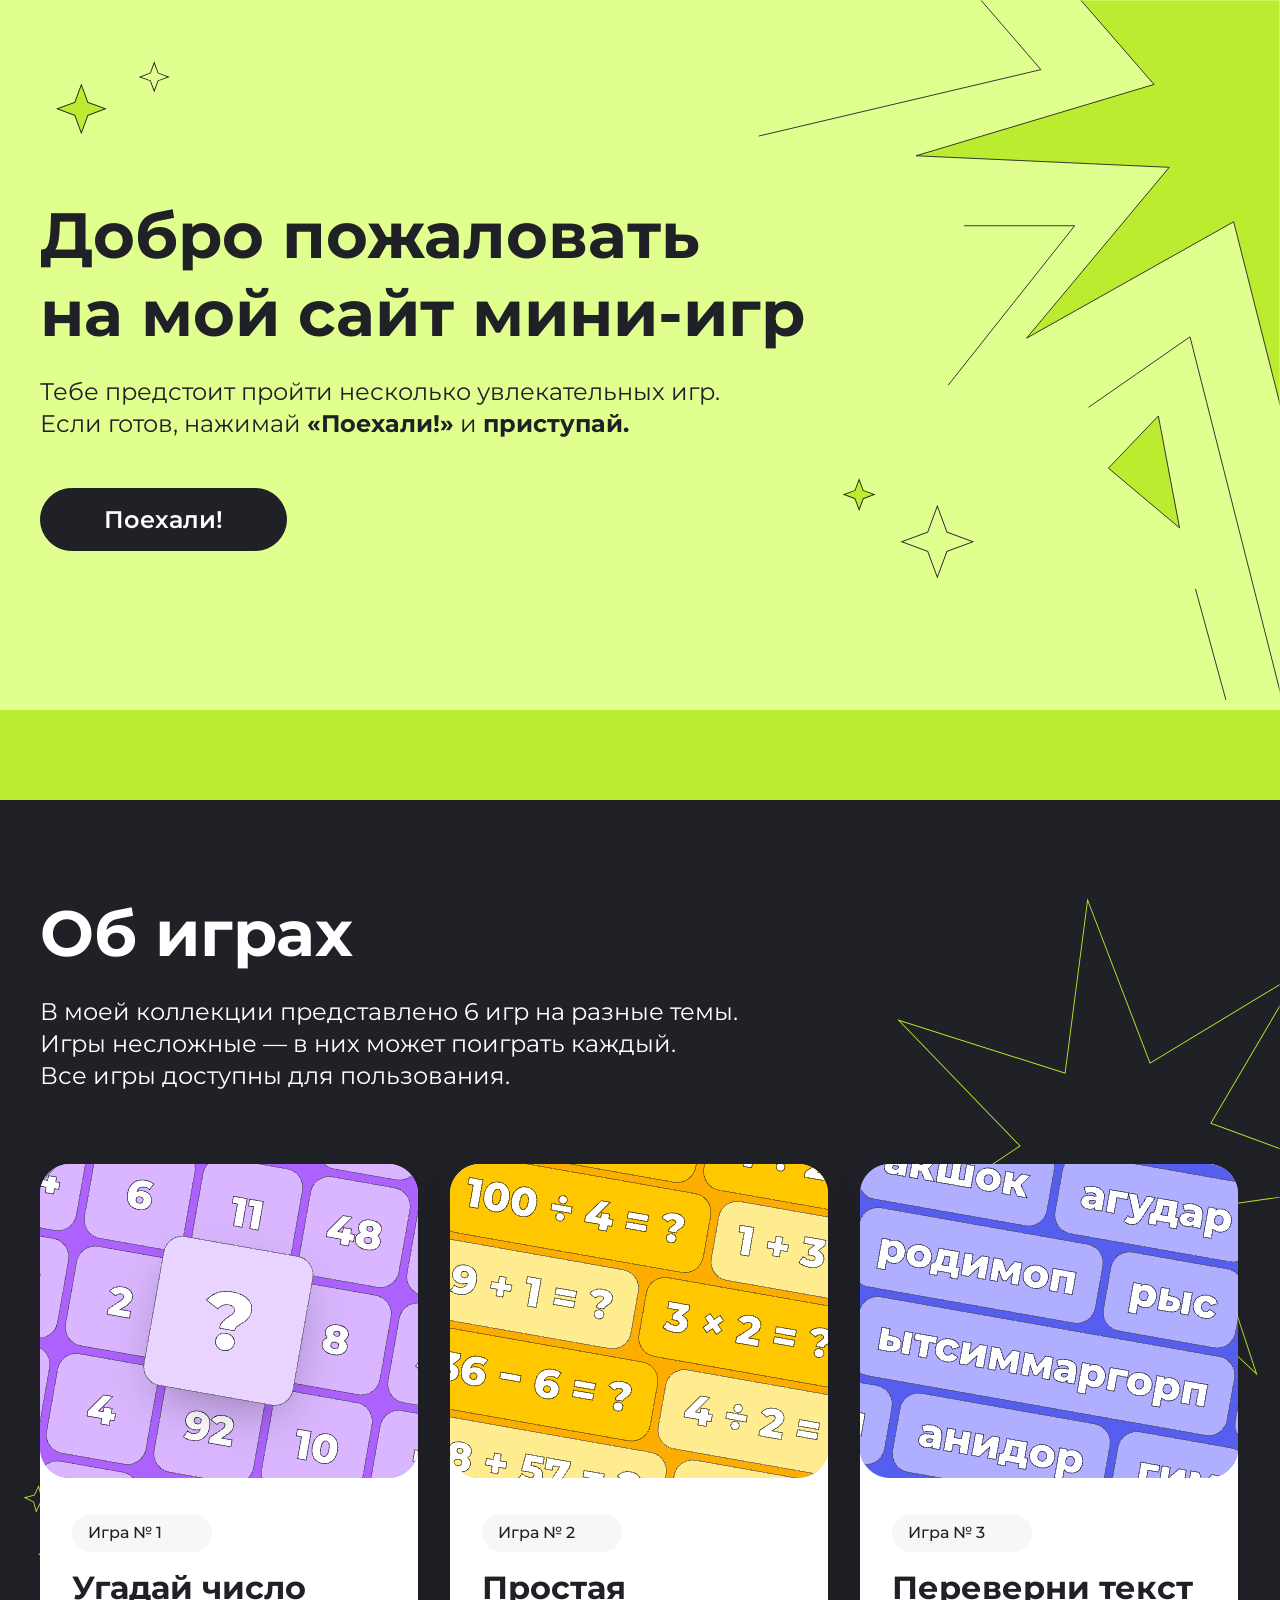
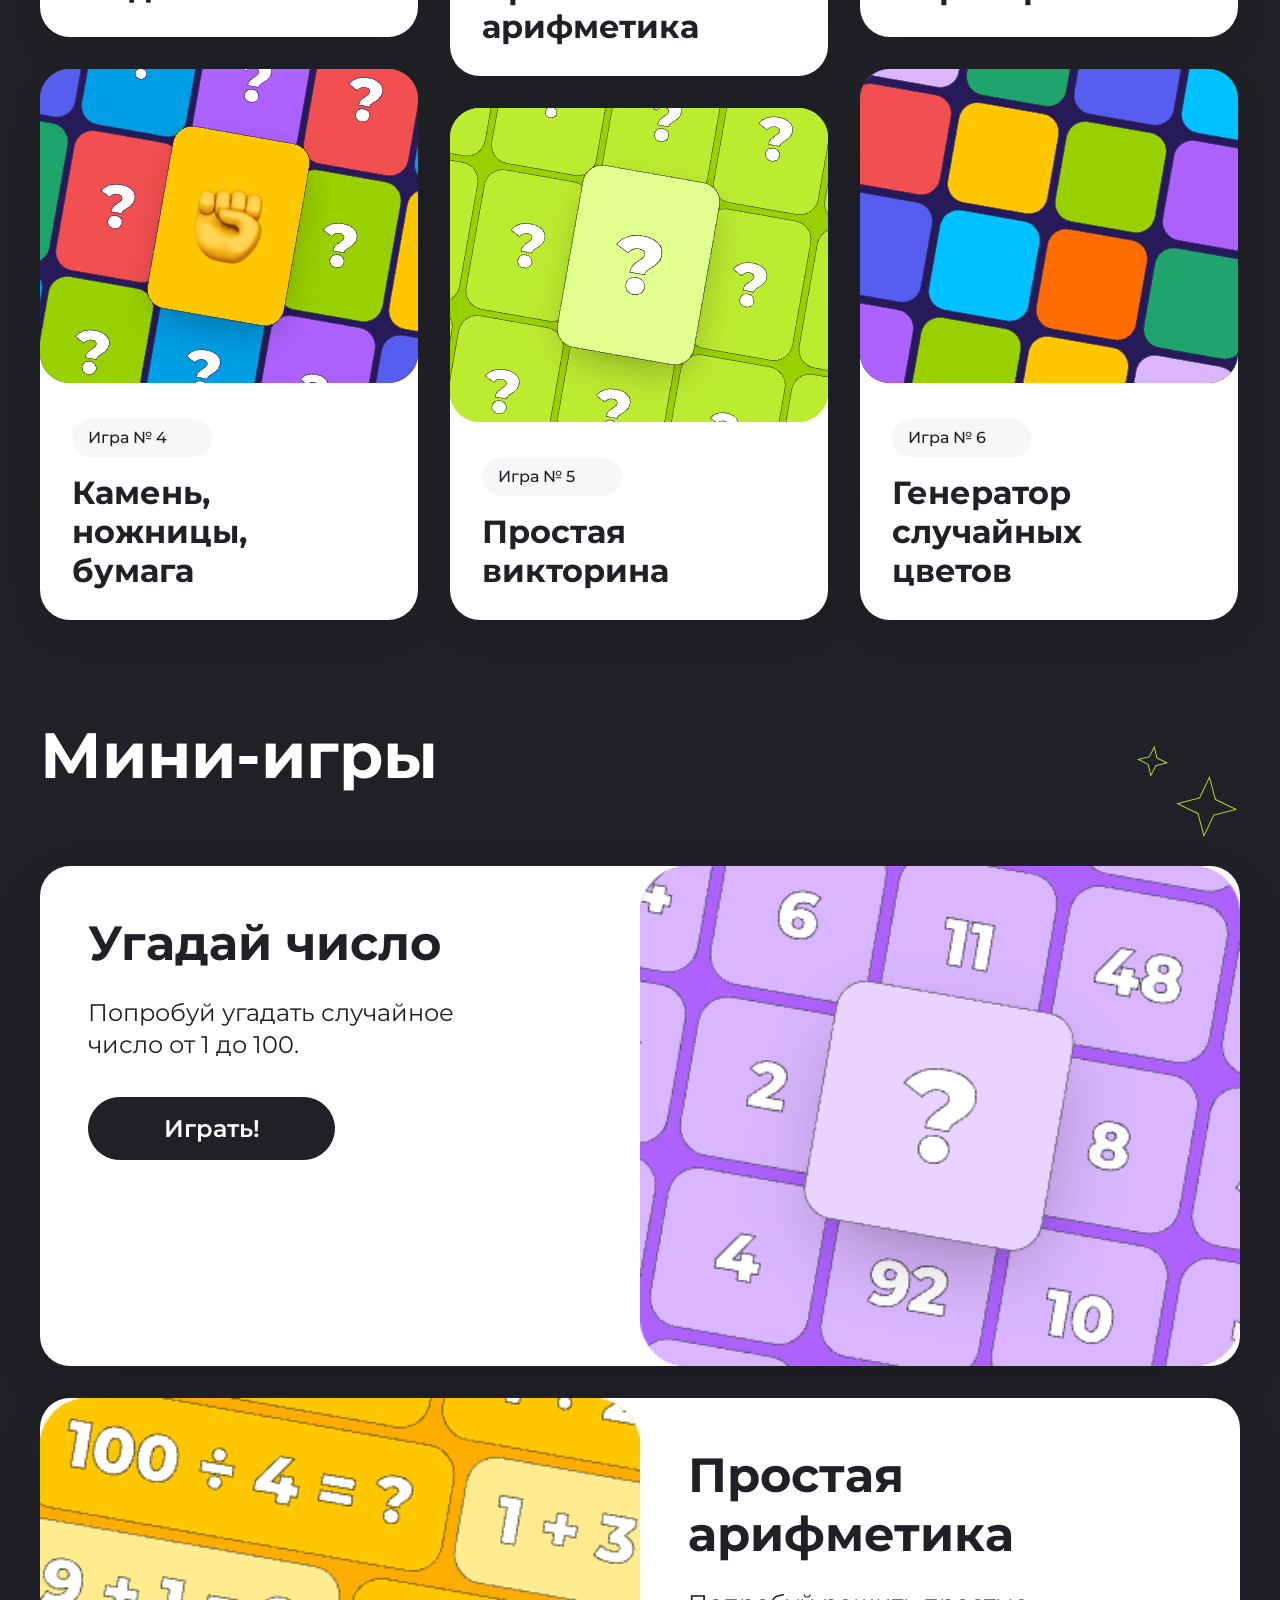
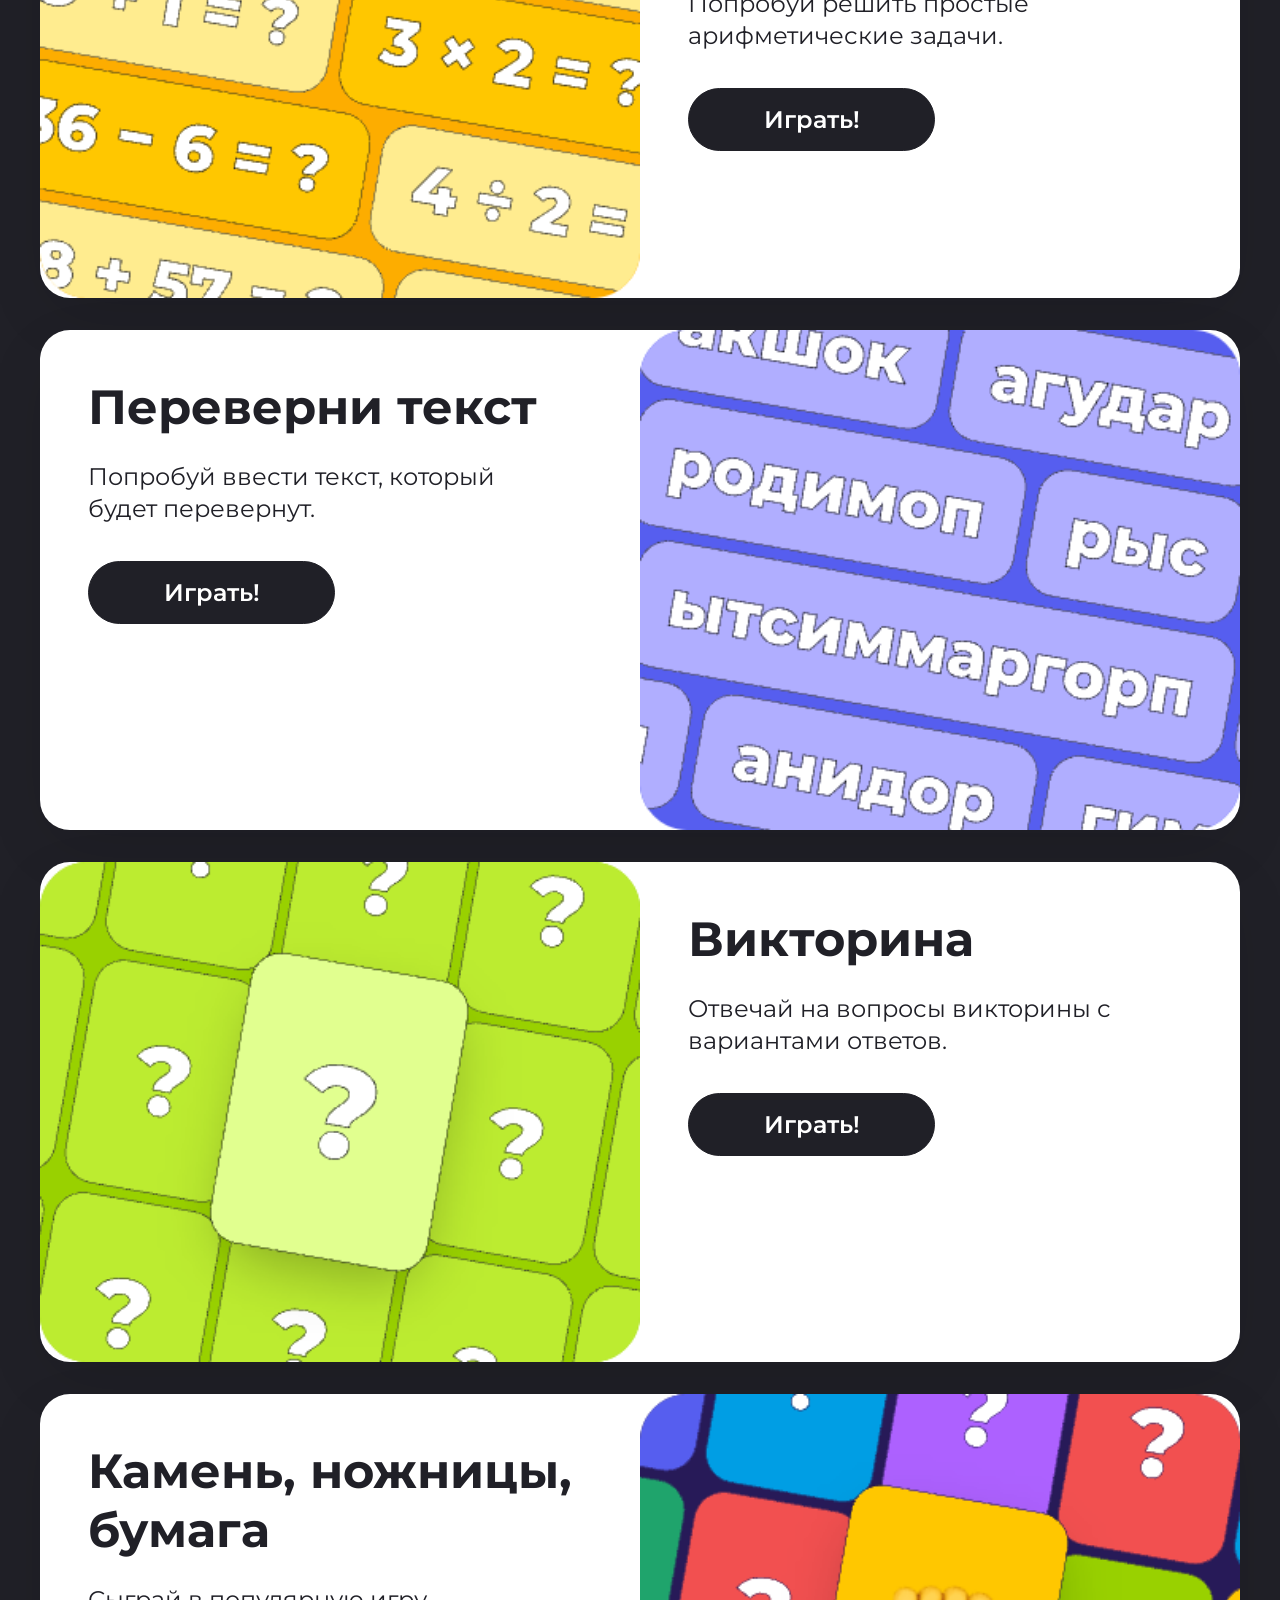
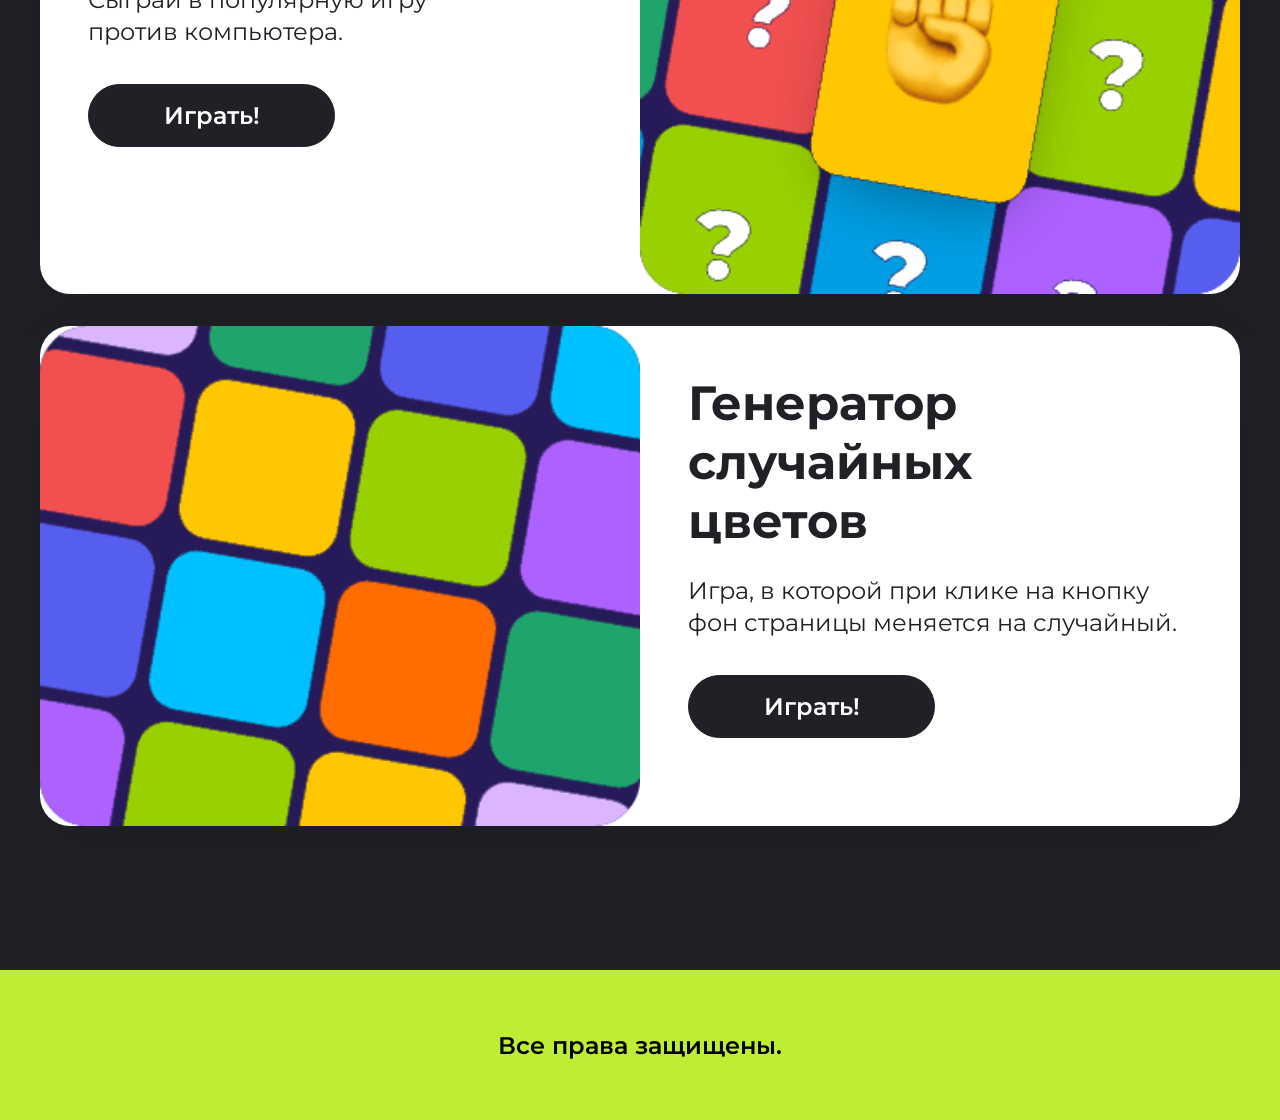
<file: game/games.html>
<!DOCTYPE html>
<html lang="en">

<head>
    <meta charset="UTF-8">
    <meta name="viewport" content="width=device-width, initial-scale=1.0">
    <title>Document</title>
    <link rel="preconnect" href="https://fonts.googleapis.com">
    <link rel="preconnect" href="https://fonts.gstatic.com" crossorigin>
    <link href="https://fonts.googleapis.com/css2?family=Montserrat:wght@100..900&display=swap" rel="stylesheet">
    <link rel="stylesheet" href="game.css">
</head>

<body>
    <header class="top center">
        <h1 class="top__title">Добро пожаловать
            <br>
            на мой сайт мини-игр
        </h1>
        <p class="top__text">Тебе предстоит пройти несколько увлекательных игр. Если готов, нажимай <b>«Поехали!»</b> и
            <b>приступай.</b>
        </p>
        <a class="top__link" href="#content-1">Поехали!</a>
    </header>
    <section id="content-1" class="content center">
        <div class="content__top">
            <h2 class="content__title">Об играх</h2>
            <p class="content__text">В моей коллекции представлено 6 игр на разные темы.</p>
            <p class="content__text">Игры несложные — в них может поиграть каждый.</p>
            <p class="content__text">Все игры доступны для пользования.</p>
        </div>
        <section class="content-box">
            <div class="content-left">
                <a href="#game-1" class="content__item">
                    <img src=".\img\cart1.png" alt="">
                    <p class="content__item-text">Игра № 1</p>
                    <h3 class="content__item-title">Угадай число</h3>
                </a>
                <a href="#game-4" class="content__item content__item_big">
                    <img src=".\img\cart4.png" alt="">
                    <p class="content__item-text">Игра № 4</p>
                    <h3 class="content__item-title">Камень, ножницы,
                        <br>
                        бумага
                    </h3>
                </a>
            </div>
            <div class="content-middle">
                <a href="#game-2" class="content__item content__item_middle">
                    <img src=".\img\cart2.png" alt="">
                    <p class="content__item-text">Игра № 2</p>
                    <h3 class="content__item-title">Простая арифметика</h3>
                </a>
                <a href="#game-5" class="content__item content__item_middle">
                    <img src=".\img\cart5.png" alt="">
                    <p class="content__item-text">Игра № 5</p>
                    <h3 class="content__item-title">Простая викторина</h3>
                </a>
            </div>

            <div class="content-rights">
                <a href="#game-3" class="content__item">
                    <img src=".\img\cart3.png" alt="">
                    <p class="content__item-text">Игра № 3</p>
                    <h3 class="content__item-title">Переверни текст</h3>
                </a>
                <a href="#game-6" class="content__item content__item_big">
                    <img src=".\img\cart6.png" alt="">
                    <p class="content__item-text">Игра № 6</p>
                    <h3 class="content__item-title">Генератор случайных цветов</h3>
                </a>
            </div>
        </section>
    </section>
    <section class="mini center">
        <h2 class="mini__title">Мини-игры</h2>
        <section class="mini-games">
            <div id="game-1" class="mini__item mini__left">
                <img class="mini__item-img" src=".\img\cart1.png" alt="">
                <div class="mini__item-box">
                    <h3 class="mini__item-title">Угадай число</h3>
                    <p class="mini__item-text">Попробуй угадать случайное
                        <br> число от 1 до 100.
                    </p>
                    <a class="mini__item-link" href="#">Играть!</a>
                </div>
            </div>

            <div id="game-2" class="mini__item">
                <img class="mini__item-img" src=".\img\cart2.png" alt="">
                <div class="mini__item-box">
                    <h3 class="mini__item-title">Простая арифметика</h3>
                    <p class="mini__item-text">Попробуй решить простые арифметические задачи.</p>
                    <a class="mini__item-link" href="#">Играть!</a>
                </div>
            </div>
            <div id="game-3" class="mini__item mini__left">
                <img class="mini__item-img" src=".\img\cart3.png" alt="">
                <div class="mini__item-box">
                    <h3 class="mini__item-title">Переверни текст</h3>
                    <p class="mini__item-text">Попробуй ввести текст, который
                        <br> будет перевернут.
                    </p>
                    <a class="mini__item-link" href="#">Играть!</a>
                </div>
            </div>
            <div id="game-5" class="mini__item">
                <img class="mini__item-img" src=".\img\cart5.png" alt="">
                <div class="mini__item-box">
                    <h3 class="mini__item-title">Викторина</h3>
                    <p class="mini__item-text">Отвечай на вопросы викторины с вариантами ответов.</p>
                    <a class="mini__item-link" href="#">Играть!</a>
                </div>
            </div>
            <div id="game-4" class="mini__item  mini__left">
                <img class="mini__item-img" src=".\img\cart4.png" alt="">
                <div class="mini__item-box">
                    <h3 class="mini__item-title">Камень, ножницы,
                        <br>
                        бумага
                    </h3>
                    <p class="mini__item-text">Сыграй в популярную игру
                        <br> против компьютера.
                    </p>
                    <a class="mini__item-link" href="#">Играть!</a>
                </div>
            </div>
            <div id="game-6" class="mini__item">
                <img class="mini__item-img" src=".\img\cart6.png" alt="">
                <div class="mini__item-box">
                    <h3 class="mini__item-title">Генератор случайных
                        <br> цветов
                    </h3>
                    <p class="mini__item-text">Игра, в которой при клике на кнопку фон страницы меняется на
                        случайный.
                    </p>
                    <a class="mini__item-link" href="#">Играть!</a>
                </div>
            </div>
        </section>
    </section>
    <footer class="ftr">
        <h4 class="ftr__title">Все права защищены.</h4>
    </footer>
</body>

</html>
</file>
<file: game/game.css>
* {
  margin: 0;
  padding: 0;
}

.center {
  padding-left: calc(50% - 600px);
  padding-right: calc(50% - 600px);
}

html {
  scroll-behavior: smooth;
}

.top {
  height: 710px;
  background: rgb(225, 255, 143);
  background-image: url(img/Desktop.svg);
  background-repeat: no-repeat;
  background-size: 100%;
  border-bottom: 90px solid #BCEC30;
}
.top__text {
  color: rgb(32, 32, 39);
  font-family: Montserrat;
  font-size: 24px;
  font-weight: 400;
  line-height: 32px;
  letter-spacing: 0px;
  text-align: left;
  max-width: 720px;
  padding-top: 24px;
  padding-bottom: 48px;
}
.top__title {
  padding-top: 196px;
  color: rgb(32, 32, 39);
  font-family: Montserrat;
  font-size: 64px;
  font-weight: 700;
  line-height: 78px;
  letter-spacing: 0px;
  text-align: left;
  max-width: 769px;
}
.top__link {
  box-sizing: border-box;
  border: 1px solid rgb(32, 32, 39);
  border-radius: 60px;
  background: rgb(32, 32, 39);
  padding: 16px 28px 16px 28px;
  width: 247px;
  text-decoration-line: none;
  color: rgb(255, 255, 255);
  font-family: Montserrat;
  font-size: 24px;
  font-weight: 600;
  display: flex;
  justify-content: center;
}
.top__link:hover {
  background: #FFFFFF;
  color: #000000;
}

.content {
  padding-bottom: 50px;
  background: rgb(32, 32, 39);
  background-image: url(img/game.svg);
  background-size: 100%;
  background-repeat: no-repeat;
}
.content__title {
  color: rgb(255, 255, 255);
  font-family: Montserrat;
  font-size: 64px;
  font-weight: 700;
  line-height: 78px;
  letter-spacing: 0px;
  text-align: left;
  padding-top: 94px;
  margin-bottom: 24px;
}
.content__text {
  color: rgb(255, 255, 255);
  font-family: Montserrat;
  font-size: 24px;
  font-weight: 400;
  line-height: 32px;
  letter-spacing: 0px;
  text-align: left;
}
.content-box {
  display: flex;
  gap: 32px;
  margin-top: 72px;
  flex-wrap: wrap;
}
.content-left {
  display: flex;
  gap: 32px;
  flex-wrap: wrap;
  flex-direction: column;
}
.content-middle {
  display: flex;
  gap: 32px;
  flex-wrap: wrap;
  flex-direction: column;
}
.content-rights {
  display: flex;
  gap: 32px;
  flex-wrap: wrap;
  flex-direction: column;
}
.content__item {
  max-width: 378px;
  height: 473px;
  border-radius: 30px;
  box-shadow: 0px 12.61px 42.25px -7.57px rgba(0, 0, 0, 0.13);
  background: rgb(255, 255, 255);
  text-decoration: none;
}
.content__item_big {
  height: 551px;
}
.content__item_middle {
  height: 512px;
}
.content__item-text {
  border-radius: 52.58px;
  background: rgb(247, 247, 247);
  padding: 10px 16px 10px 16px;
  margin-top: 32px;
  margin-bottom: 16px;
  color: #202027;
  margin-left: 32px;
  margin-right: 32px;
  max-width: 108px;
  font-family: Montserrat;
  font-size: 16px;
  font-weight: 500;
  line-height: 110%;
  letter-spacing: 0px;
  text-align: left;
}
.content__item-title {
  color: rgb(32, 32, 39);
  font-family: Montserrat;
  font-size: 32px;
  font-weight: 700;
  line-height: 39px;
  letter-spacing: 0px;
  text-align: left;
  margin-bottom: 36px;
  margin-left: 32px;
  margin-right: 32px;
}

.mini {
  background: rgb(32, 32, 39);
  background-image: url(img/star3.svg);
  background-size: 100%;
  background-repeat: no-repeat;
}
.mini__title {
  color: rgb(255, 255, 255);
  font-family: Montserrat;
  font-size: 64px;
  font-weight: 700;
  line-height: 78px;
  letter-spacing: 0px;
  text-align: left;
  padding-top: 46px;
}
.mini-games {
  margin-top: 72px;
  padding-bottom: 144px;
  display: flex;
  flex-direction: column;
  gap: 32px;
}
.mini__left {
  flex-direction: row-reverse;
}
.mini__item {
  height: 500px;
  display: flex;
  border-radius: 30px;
  box-shadow: 0px 20px 67px -12px rgba(0, 0, 0, 0.13);
  background: rgb(255, 255, 255);
  text-decoration: none;
  justify-content: space-between;
}
.mini__item-img {
  min-width: 600px;
}
.mini__item-box {
  display: flex;
  flex-direction: column;
  margin: 48px 48px 48px 48px;
}
.mini__item-text {
  color: rgb(32, 32, 39);
  font-family: Montserrat;
  font-size: 24px;
  font-weight: 400;
  line-height: 32px;
  letter-spacing: 0px;
  text-align: left;
  padding-top: 24px;
  padding-bottom: 36px;
}
.mini__item-title {
  color: rgb(32, 32, 39);
  font-family: Montserrat;
  font-size: 48px;
  font-weight: 700;
  line-height: 59px;
  letter-spacing: 0px;
  text-align: left;
}
.mini__item-link {
  box-sizing: border-box;
  border: 1px solid rgb(32, 32, 39);
  border-radius: 60px;
  background: rgb(32, 32, 39);
  padding: 16px 28px 16px 28px;
  width: 247px;
  text-decoration-line: none;
  color: rgb(255, 255, 255);
  font-family: Montserrat;
  font-size: 24px;
  font-weight: 600;
  display: flex;
  justify-content: center;
}
.mini__item-link:hover {
  background: #FFFFFF;
  color: #000000;
}

.ftr {
  background: rgb(189, 237, 53);
}
.ftr__title {
  padding-top: 61px;
  padding-bottom: 60px;
  color: rgb(0, 0, 0);
  font-family: Montserrat;
  font-size: 24px;
  font-weight: 600;
  line-height: 29px;
  letter-spacing: 0px;
  text-align: center;
}

@media (max-width: 767px) {
  .center {
    padding-left: 16px;
    padding-right: 16px;
  }
  .top {
    background-image: url(img/top_2.svg);
    background-repeat: no-repeat;
    background-size: 100%;
    height: 648px;
    border-bottom: 52px solid #BCEC30;
  }
  .top__title {
    padding-top: 147px;
    color: rgb(32, 32, 39);
    font-family: Montserrat;
    font-size: 40px;
    font-weight: 700;
    line-height: 49px;
    letter-spacing: 0px;
    text-align: center;
  }
  .top__text {
    color: rgb(32, 32, 39);
    font-family: Montserrat;
    font-size: 16px;
    font-weight: 400;
    line-height: 20px;
    letter-spacing: 0px;
    text-align: center;
  }
  .top__link {
    margin-left: 46px;
    width: 285px;
  }
  .content {
    display: none;
  }
  .mini-games {
    margin-top: 48px;
    padding-bottom: 49px;
  }
  .mini__title {
    padding-top: 48px;
    color: rgb(255, 255, 255);
    font-family: Montserrat;
    font-size: 40px;
    font-weight: 700;
    line-height: 49px;
    letter-spacing: 0px;
    text-align: left;
  }
  .mini__item {
    display: flex;
    flex-direction: column;
    height: auto;
    border-radius: 30px;
    box-shadow: 0px 12.61px 42.25px -7.57px rgba(0, 0, 0, 0.13);
    background: rgb(255, 255, 255);
    text-decoration: none;
  }
  .mini__item-link {
    width: 100%;
    font-size: 16px;
  }
  .mini__item-box {
    margin: 29px 29px 32px 29px;
  }
  .mini__item-img {
    min-width: 100%;
  }
  .mini__item-title {
    color: rgb(32, 32, 39);
    font-family: Montserrat;
    font-size: 32px;
    font-weight: 700;
    line-height: 39px;
    letter-spacing: 0px;
    text-align: left;
  }
  .mini__item-text {
    padding-top: 16px;
    padding-bottom: 32px;
    color: rgb(0, 0, 0);
    font-family: Montserrat;
    font-size: 16px;
    font-weight: 400;
    line-height: 20px;
    letter-spacing: 0px;
    text-align: left;
  }
  .ftr__title {
    color: rgb(0, 0, 0);
    font-family: Montserrat;
    font-size: 16px;
    font-weight: 600;
    line-height: 20px;
    letter-spacing: 0px;
    text-align: center;
    padding-top: 40px;
    padding-bottom: 40px;
  }
}/*# sourceMappingURL=game.css.map */
</file>
